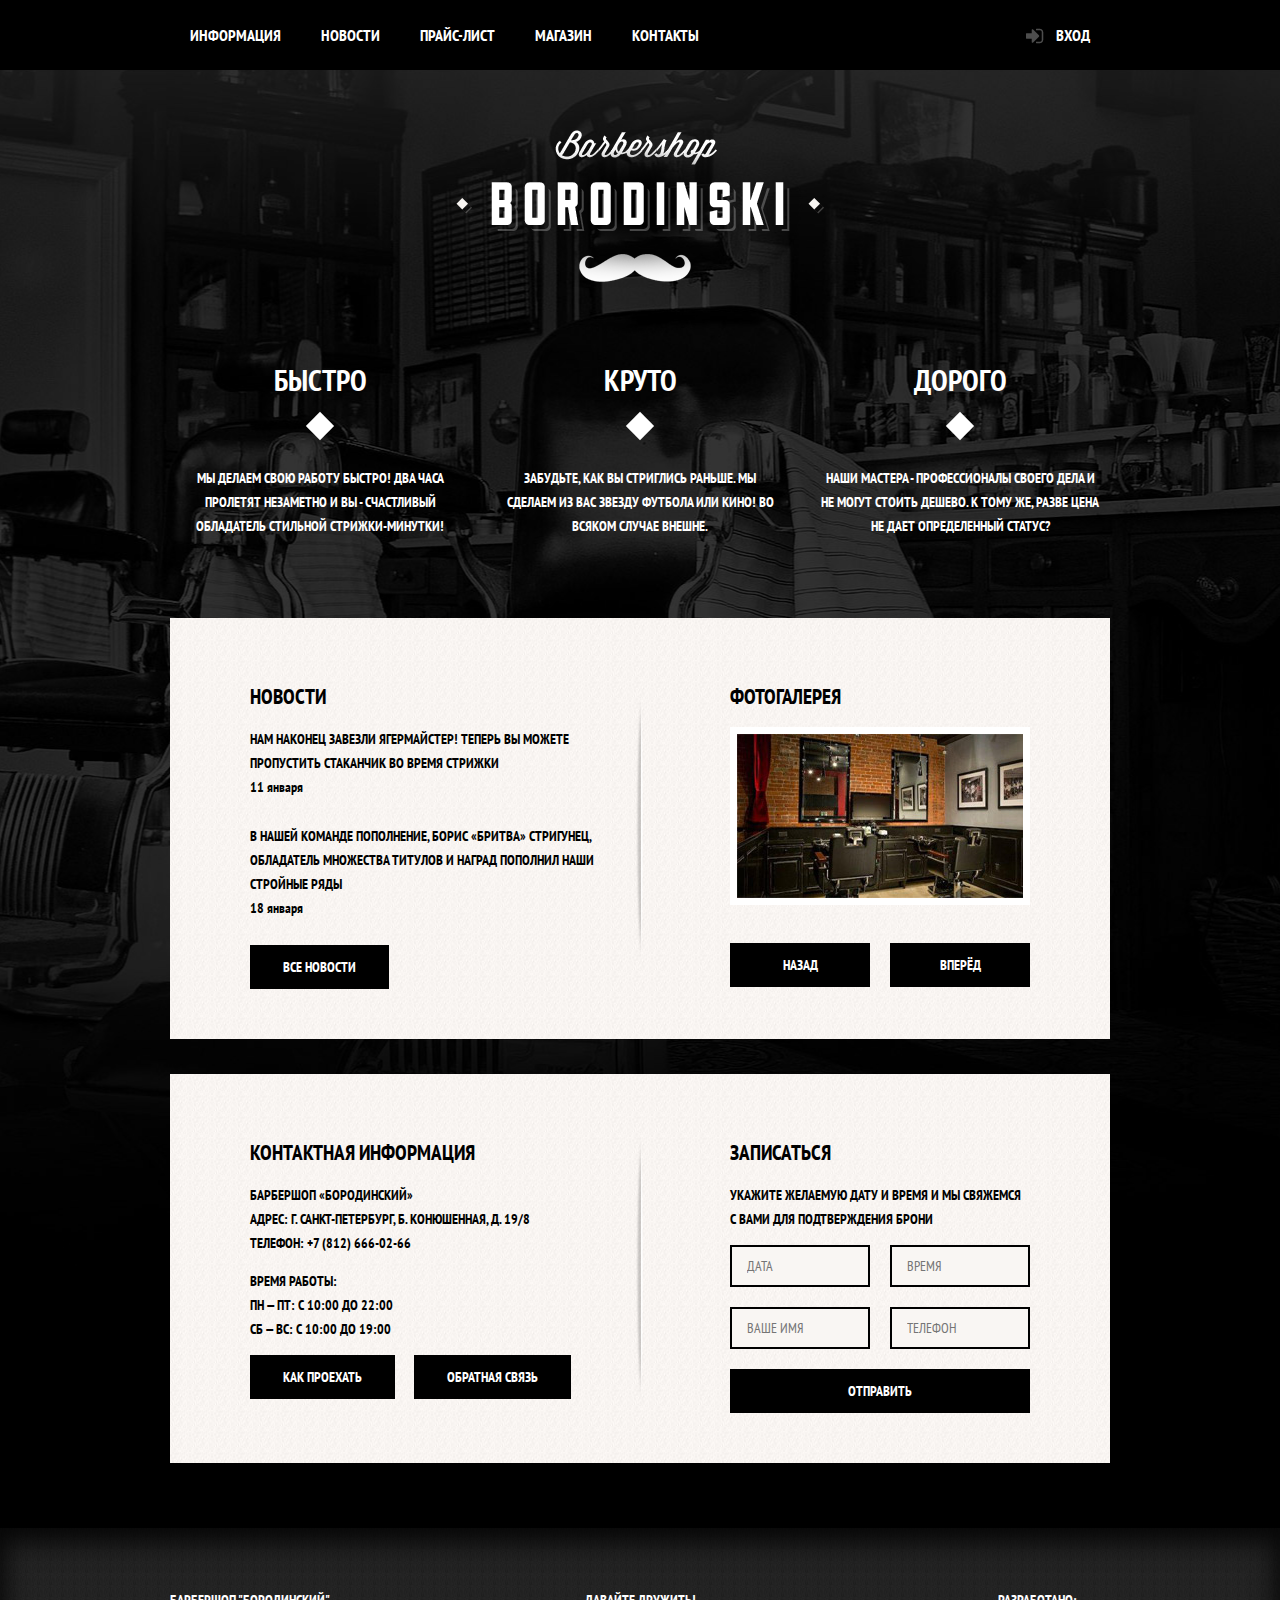
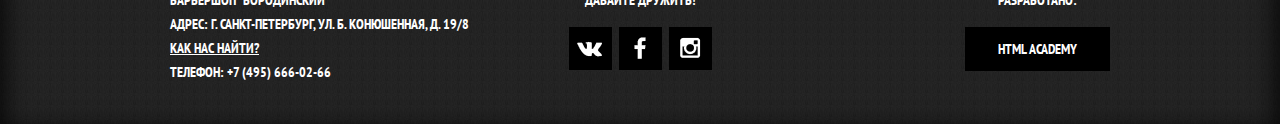
<file: index.html>
<!DOCTYPE html>
<html lang="ru">
  <head>
    <meta charset="utf-8">
    <title>HTML Academy: Барбершоп</title>
    <link rel="stylesheet" href="https://fonts.googleapis.com/css?family=PT+Sans+Narrow:400,700&amp;subset=latin,cyrillic">
    <link href="stylesheets/style.css" rel="stylesheet">
  </head>
  <body class="index-background">
    <header class="main-header">
      <div class="container clearfix">
        <nav class="header-nav">
          <ul>
            <li>
              <a href="#">Информация</a>
            </li>
            <li>
              <a href="#">Новости</a>
            </li>
            <li>
              <a href="price.html">Прайс-лист</a>
            </li>
            <li  class="aclive">
              <a href="catalog.html">Магазин</a>
            </li>
            <li>
              <a href="#">Контакты</a>
            </li>
          </ul>
        </nav>
        <div class="user-block">
          <a class="login" href="#">Вход</a>
        </div>
      </div>
    </header>
    <main class="container">
      <div class="index-logo">
        <img src="images/BORODINSKI_Logo.png" width="368" height="204" alt="Барбершоп Бородинский">
      </div>
      <div class="features clearfix">
        <div class="features-item">
          <b class="features-name">Быстро</b>
          <p>
            мы делаем свою работу быстро! два часа пролетят незаметно и вы - счастливый обладатель стильной стрижки-минутки!
          </p>
        </div>
        <div class="features-item">
          <b class="features-name">Круто</b>
          <p>
            забудьте, как вы стриглись раньше. мы сделаем из вас звезду футбола или кино! во всяком случае внешне.
          </p>
        </div>
        <div class="features-item">
          <b class="features-name">Дорого</b>
          <p>
            наши мастера - профессионалы своего дела и не могут стоить дешево. к тому же, разве цена не дает определенный статус?
          </p>
        </div>
      </div>
      <div class="index-content clearfix">
        <div class="index-content-left">
          <h2 class="index-content-title">Новости</h2>
          <ul class="news-preview">
            <li>
              <p>Нам наконец завезли Ягермайстер! Теперь вы можете пропустить стаканчик во время стрижки</p>
              <time datetime="2016-01-11">11 января</time>
            </li>
            <li>
              <p>В нашей команде пополнение, Борис «Бритва» Стригунец, обладатель множества титулов и наград пополнил наши стройные ряды</p>
              <time datetime="2016-01-18">18 января</time>
            </li>
          </ul>
          <a class="btn news-btn" href="#">Все новости</a>
        </div>
        <div class="index-content-right">
          <h2 class="index-content-title">Фотогалерея</h2>
          <div class="gallery">
            <figure class="gallery-content">
              <img src="images/foto-home.jpg" width="286" height="164" alt="Фотогалерея">
            </figure>
            <button class="btn gallery-prev">Назад</button>
            <button class="btn gallery-next">Вперёд</button>
          </div>
        </div>
      </div>
      <div class="index-content clearfix">
        <div class="index-content-left">
          <h2 class="index-content-title">контактная информация</h2>
          <p>
            Барбершоп «Бородинский»<br>
            Адрес: г. Санкт-Петербург, Б. Конюшенная, д. 19/8<br>
            Телефон: +7 (812) 666-02-66
          </p>
          <p>
            Время работы:<br>
            пн — пт: с 10:00 до 22:00<br>
            сб — вс: с 10:00 до 19:00
          </p>
          <a class="btn contacts-btn js-open-map" href="#">Как проехать</a>
          <a class="btn contacts-btn" href="#">Обратная связь</a>
        </div>
        <div class="index-content-right">
          <h2 class="index-content-title">записаться</h2>
          <p>Укажите желаемую дату и время и мы свяжемся с вами для подтверждения брони</p>
          <form class="appointment-form" action="#" method="post">
            <input type="text" name="date" value="" placeholder="Дата">
            <input type="text" name="time" value="" placeholder="Время">
            <input type="text" name="name" value="" placeholder="Ваше имя">
            <input type="tel" name="phone" value="" placeholder="Телефон">
            <button class="btn" type="submit">Отправить</button>
          </form>
        </div>
      </div>
    </main>
    <footer class="main-footer">
      <div class="container clearfix">
        <section class="footer-contacts">
          <p>
            Барбершоп "Бородинский"<br>
            Адрес: г. Санкт-Петербург, ул. Б. Конюшенная, д. 19/8
            <a href="#">Как нас найти?</a><br>
            Телефон: +7 (495) 666-02-66
          </p>
        </section>
        <section class="footer-social">
          <p>
            Давайте дружить!
          </p>
          <a class="btn social-btn social-btn-vk" href="#">Вконтакте</a>
          <a class="btn social-btn social-btn-fb" href="#">Фэйсбук</a>
          <a class="btn social-btn social-btn-inst" href="#">Инстаграм</a>
        </section>
        <section class="footer-copyright">
          <p>
            Разработано:
          </p>
          <a class="btn copyright-btn" href="#">HTML Academy</a>
        </section>
      </div>
    </footer>
    <div class="modal-content-login">
      <button class="modal-content-close" type="button" title="Закрыть">Закрыть</button>
      <h2 class="modal-content-title">Личный кабинет</h2>
      <p>Введите свой логин и пароль.</p>
      <form class="modal-login-form" action="#" method="post">
        <input class="modal-icon-user" type="text" name="login" placeholder="Логин" required>
        <input class="modal-icon-password" type="password" name="password" placeholder="Пароль" required>
        <label class="modal-login-checkbox">
          <input type="checkbox" name="remember">
          <span class="modal-checkbox-indicator"></span>
          Запомните меня
        </label>
        <a class="restore" href="#">Я забыл пароль!</a>
        <button class="btn modal-btn" type="submit">Войти</button>
      </form>
    </div>
    <div class="modal-content-map">
      <button class="modal-content-close" type="button" title="Закрыть">Закрыть</button>
      <iframe src="https://www.google.com/maps/embed?pb=!1m18!1m12!1m3!1d1998.6037999040354!2d30.322010416394033!3d59.938716271971415!2m3!1f0!2f0!3f0!3m2!1i1024!2i768!4f13.1!3m3!1m2!1s0x4696310fca5ba729%3A0xea9c53d4493c879f!2sBolshaya+Konyushennaya+ul.%2C+19%2C+Sankt-Peterburg%2C+Russia%2C+191186!5e0!3m2!1sen!2s!4v1441888483426" width="766" height="561" frameborder="0" style="border:0" allowfullscreen></iframe>
    </div>
    <!--<div class="modal-overlay"></div>-->
    <script src="javascripts/style.js"></script>
  </body>
</html>
</file>
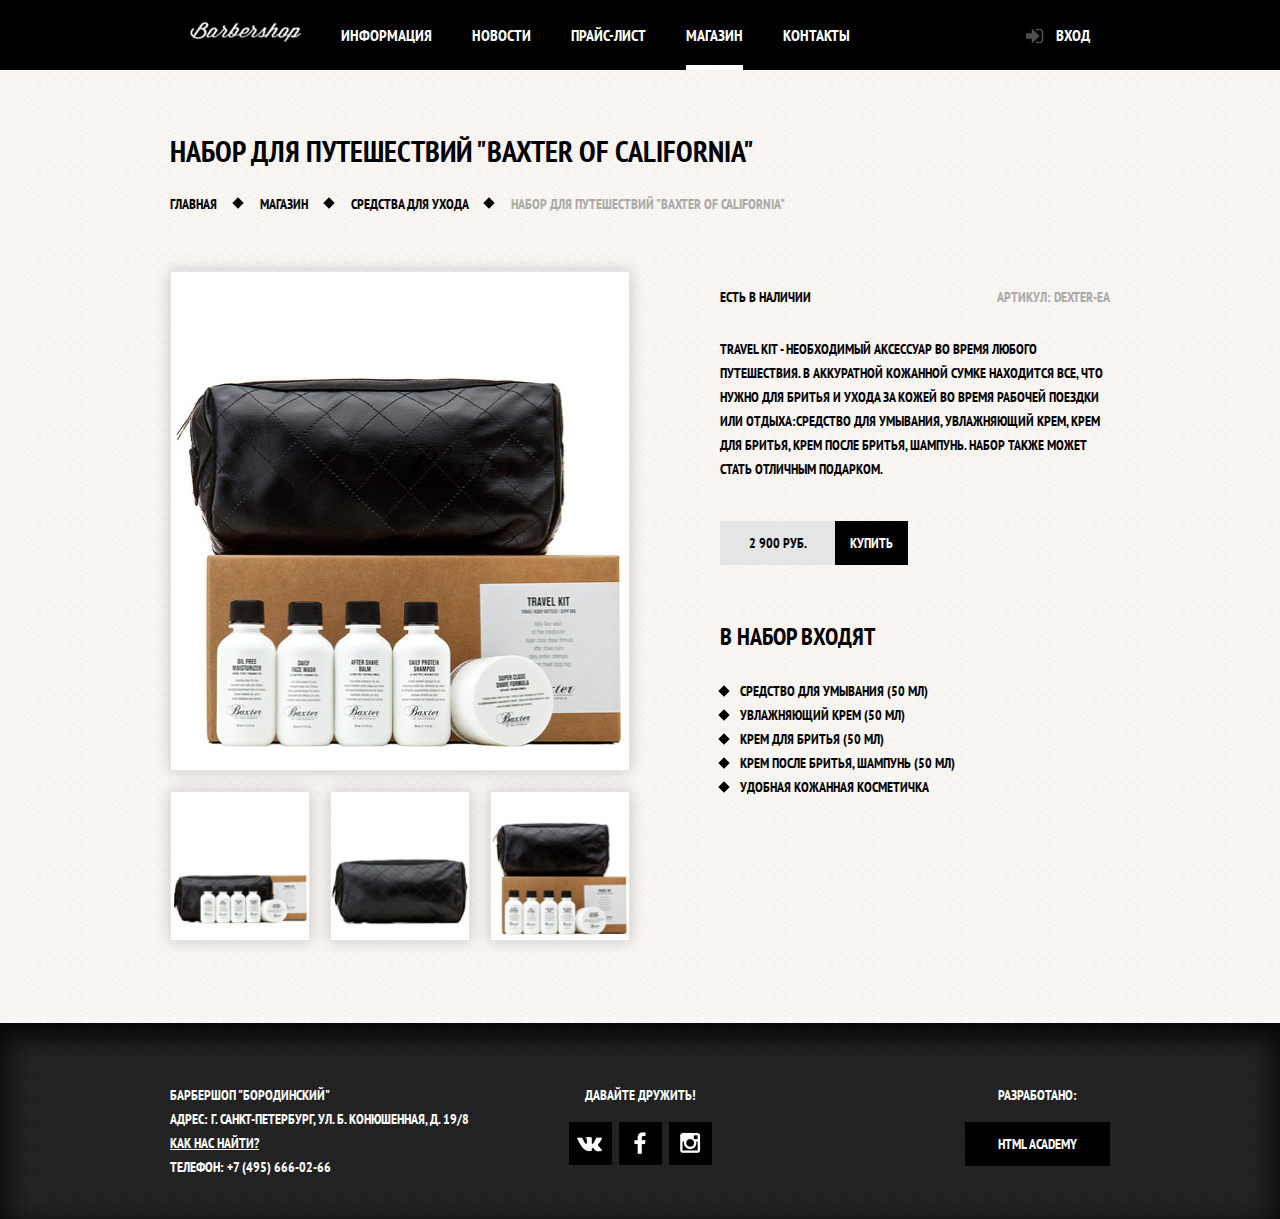
<file: catalog-item.html>
<!DOCTYPE html>
<html lang="ru">
<head>
  <meta charset="UTF-8">
  <title>Барбершоп "Бородинский"</title>
  <link rel="stylesheet" href="https://fonts.googleapis.com/css?family=PT+Sans+Narrow:400,700&amp;subset=latin,cyrillic">
  <link href="stylesheets/style.css" rel="stylesheet">
</head>
<body class="inner">
  <header class="main-header">
    <div class="container clearfix">
      <nav class="header-nav">
        <a class="logo-header" href="index.html">
          <img src="images/BORODINSKI_Logo_mini.png" width="111" height="24" alt="Barbershop">
        </a>
        <ul>
          <li>
            <a href="#">Информация</a>
          </li>
          <li>
            <a href="#">Новости</a>
          </li>
          <li>
            <a href="price.html">Прайс-лист</a>
          </li>
          <li  class="active">
            <a>Магазин</a>
          </li>
          <li>
            <a href="#">Контакты</a>
          </li>
        </ul>
      </nav>
      <div class="user-block">
        <a class="login" href="#">Вход</a>
      </div>
    </div>
  </header>
  <main class="container">
    <div class="inner-page-title">
      <h1 class="page-title">Набор для путешествий "baxter of california"</h1>
      <ul class="breadcrumbs">
        <li>
          <a href="index.html">Главная</a>
        </li>
        <li>
          <a href="catalog.html">Магазин</a>
        </li>
        <li>
          <a href="#">Средства для ухода</a>
        </li>
        <li class="current">
          Набор для путешествий "baxter of california"
        </li>
      </ul>
      </div>
      <div class="inner-content clearfix">
        <div class="catalog-gallery">
          <div class="gallery-image">
            <img src="images/item_big-foto-1.jpg" width="460" height="500" alt="baxter of california">
          </div>
          <div class="gallery-images">
            <img src="images/item_foto-1.jpg" width="140" height="150" alt="baxter of california">
            <img src="images/item_foto-2.jpg" width="140" height="150" alt="baxter of california">
            <img src="images/item_foto-3.jpg" width="140" height="150" alt="baxter of california">
          </div>
        </div>
        <div class="catalog-feature">
          <div class="feature-row clearfix">
            <div class="feature-col feature-col-stock">
              <p>есть в наличии</p>
            </div>
            <div class="feature-col feature-col-art">
              <p class="current">
                артикул: dexter-ea
              </p>
            </div>
          </div>
          <p>
            travel kit - необходимый аксессуар во время любого
            путешествия. в аккуратной кожанной сумке находится все,
            что нужно для бритья и ухода за кожей во время рабочей поездки
            или отдыха:средство для умывания, увлажняющий крем, крем для
            бритья, крем после бритья, шампунь. набор также может
            стать отличным подарком.
          </p>
          <div class="price-group">
            <span>2 900 руб.</span>
            <button class="btn catalog-btn" type="button" name="buy-button">Купить</button>
          </div>
          <div class="feature">
            <h2 class="feature-title">В набор входят</h2>
            <ul class="feature-list">
              <li>средство для умывания (50 мл)</li>
              <li>увлажняющий крем (50 мл)</li>
              <li>крем для бритья (50 мл)</li>
              <li>крем после бритья, шампунь (50 мл)</li>
              <li>удобная кожанная косметичка</li>
            </ul>
          </div>
        </div>
      </div>
  </main>
  <footer class="main-footer">
    <div class="container clearfix">
      <section class="footer-contacts">
        <p>
          Барбершоп "Бородинский"<br>
          Адрес: г. Санкт-Петербург, ул. Б. Конюшенная, д. 19/8
          <a href="#">Как нас найти?</a><br>
          Телефон: +7 (495) 666-02-66
        </p>
      </section>
      <section class="footer-social">
        <p>
          Давайте дружить!
        </p>
        <a class="btn social-btn social-btn-vk" href="#">Вконтакте</a>
        <a class="btn social-btn social-btn-fb" href="#">Фэйсбук</a>
        <a class="btn social-btn social-btn-inst" href="#">Инстаграм</a>
      </section>
      <section class="footer-copyright">
        <p>
          Разработано:
        </p>
        <a class="btn copyright-btn" href="#">HTML Academy</a>
      </section>
    </div>
  </footer>
</body>
</html>
</file>
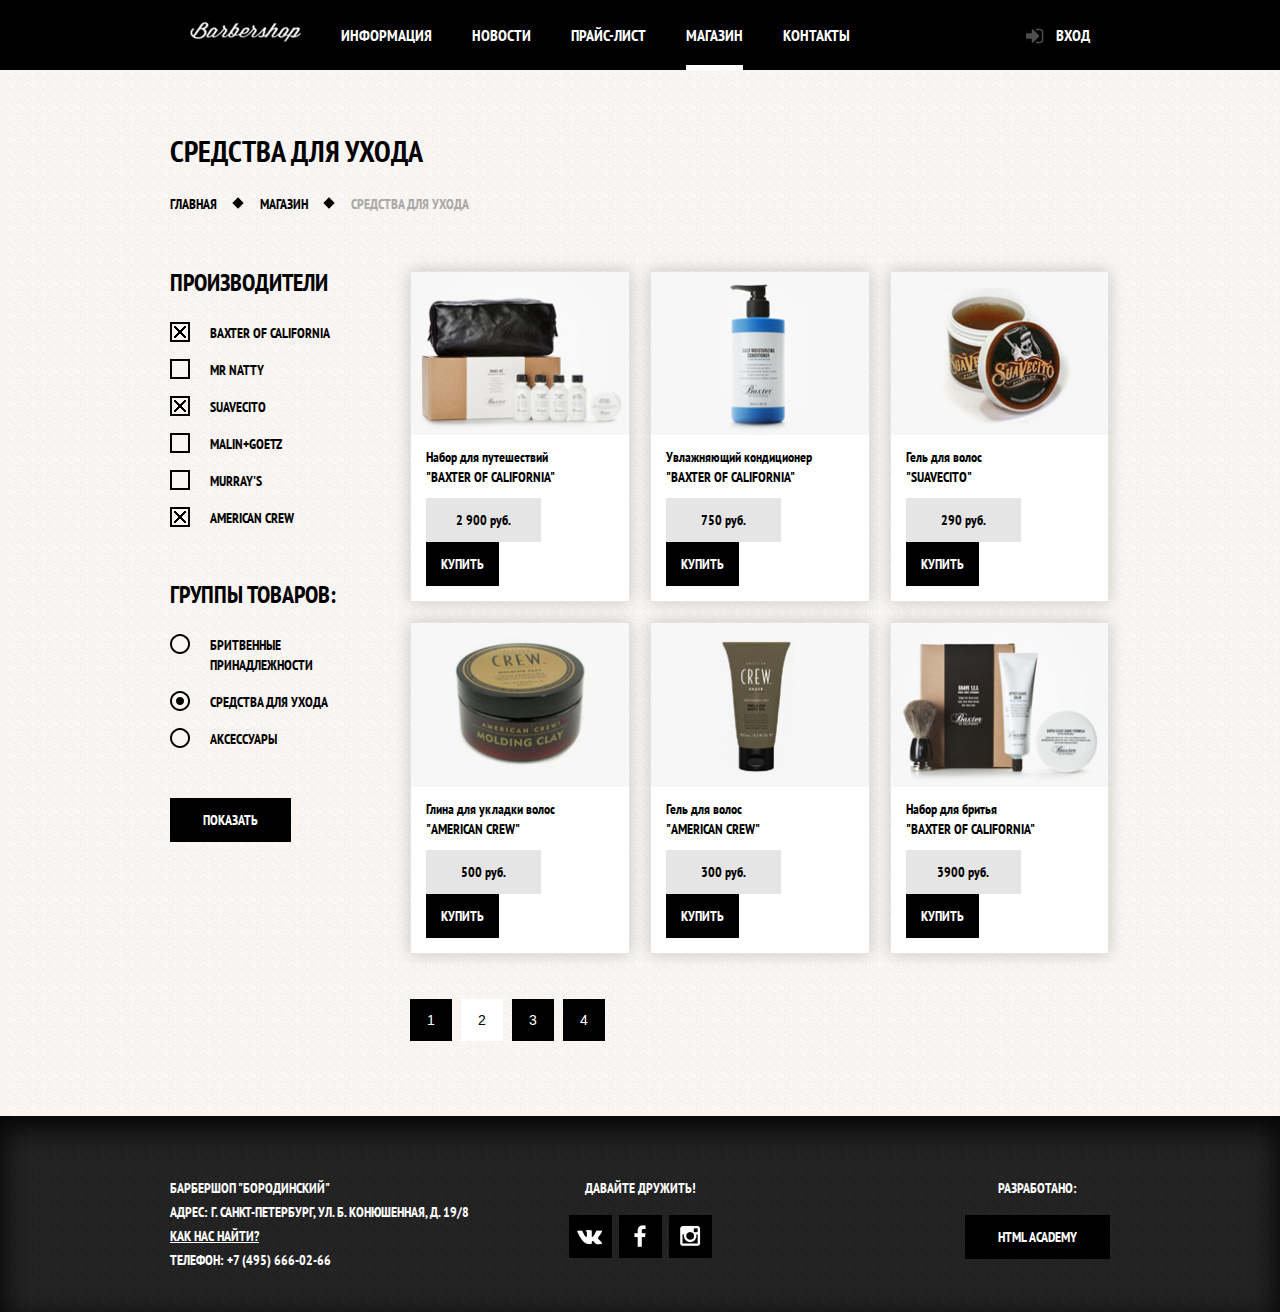
<file: catalog.html>
<!DOCTYPE html>
<html lang="ru">
<head>
  <meta charset="UTF-8">
  <title>Барбершоп "Бородинский"</title>
  <link rel="stylesheet" href="https://fonts.googleapis.com/css?family=PT+Sans+Narrow:400,700&amp;subset=latin,cyrillic">
  <link href="stylesheets/style.css" rel="stylesheet">
</head>
<body class="inner">
  <header class="main-header">
    <div class="container clearfix">
      <nav class="header-nav">
        <a class="logo-header" href="index.html">
          <img src="images/BORODINSKI_Logo_mini.png" width="111" height="24" alt="Barbershop">
        </a>
        <ul>
          <li>
            <a href="#">Информация</a>
          </li>
          <li>
            <a href="#">Новости</a>
          </li>
          <li>
            <a href="price.html">Прайс-лист</a>
          </li>
          <li class="active">
            <a>Магазин</a>
          </li>
          <li>
            <a href="#">Контакты</a>
          </li>
        </ul>
      </nav>
      <div class="user-block">
        <a class="login" href="#">Вход</a>
      </div>
    </div>
  </header>
  <main class="container">
    <div class="inner-page-title">
      <h1 class="page-title">Средства для ухода</h1>
      <ul class="breadcrumbs">
        <li>
          <a href="index.html">Главная</a>
        </li>
        <li>
          <a href="#">Магазин</a>
        </li>
        <li class="current">
          Средства для ухода
        </li>
      </ul>
    </div>
    <div class="inner-content clearfix">
      <div class="filters">
        <form class="filters-form" action="#" method="post">
          <div class="filter-group brands">
            <h2 class="filter-titile">Производители</h2>
            <div class="brands-filter">
              <input type="checkbox" name="brand" id="checkbox-1" checked>
                <label class="brands-filter-checkbox" for="checkbox-1">Baxter of california</label>
              <input type="checkbox" name="brand" id="checkbox-2">
                <label class="brands-filter-checkbox" for="checkbox-2">Mr natty</label>
              <input type="checkbox" name="brand" id="checkbox-3" checked>
                <label class="brands-filter-checkbox" for="checkbox-3">Suavecito</label>
              <input type="checkbox" name="brand" id="checkbox-4">
                <label class="brands-filter-checkbox" for="checkbox-4">Malin+Goetz</label>
              <input type="checkbox" name="brand" id="checkbox-5">
                <label class="brands-filter-checkbox" for="checkbox-5">Murray's</label>
              <input type="checkbox" name="brand" id="checkbox-6" checked>
                <label class="brands-filter-checkbox" for="checkbox-6">American Crew</label>
            </div>
          </div>
          <div class="filter-group products">
            <h2 class="filter-titile">Группы товаров:</h2>
            <div class="product-filter">
              <input type="radio" name="product" id="radio-1">
                <label class="product-filter-radio" for="radio-1">Бритвенные принадлежности</label>
              <input type="radio" name="product" id="radio-2" checked>
                <label class="product-filter-radio" for="radio-2">Средства для ухода</label>
              <input type="radio" name="product" id="radio-3">
                <label class="product-filter-radio" for="radio-3">Аксессуары</label>
            </div>
          </div>
          <button class="btn filter-btn" type="submit" name="show">Показать</button>
        </form>
      </div>
      <div class="catalog-page">
        <div class="catalog-items">
          <div class="catalog-item-wrap">
            <div class="catalog-item">
              <img src="images/catalog_foto_1-1.jpg" width="220" height="165" alt="baxter of california">
              <div class="catalog-item-text">
                <a class="product-title" href="catalog-item.html">
                  Набор для путешествий<br>
                  "BAXTER OF CALIFORNIA"
                </a>
                <div class="price-group">
                  <span>2 900 руб.</span>
                  <button class="btn catalog-btn" type="button" name="buy-button">Купить</button>
                </div>
              </div>
            </div>
          </div>
          <div class="catalog-item-wrap">
            <div class="catalog-item">
              <img src="images/catalog_foto_1-2.jpg" width="220" height="165" alt="baxter of california">
              <div class="catalog-item-text">
                <a class="product-title" href="#">
                  Увлажняющий кондиционер<br>
                  "BAXTER OF CALIFORNIA"
                </a>
                <div class="price-group">
                  <span>750 руб.</span>
                  <button class="btn catalog-btn" type="button" name="buy-button">Купить</button>
                </div>
              </div>
            </div>
          </div>
          <div class="catalog-item-wrap">
            <div class="catalog-item">
              <img src="images/catalog_foto_1-3.jpg" width="220" height="165" alt="suavesito">
              <div class="catalog-item-text">
                <a class="product-title" href="#">
                  Гель для волос<br>
                  "SUAVECITO"
                </a>
                <div class="price-group">
                  <span>290 руб.</span>
                  <button class="btn catalog-btn" type="button" name="buy-button">Купить</button>
                </div>
              </div>
            </div>
          </div>
          <div class="catalog-item-wrap">
            <div class="catalog-item">
              <img src="images/catalog_foto_2-1.jpg" width="220" height="165" alt="american crew">
              <div class="catalog-item-text">
                <a class="product-title" href="#">
                  Глина для укладки волос<br>
                  "AMERICAN CREW"
                </a>
                <div class="price-group">
                  <span>500 руб.</span>
                  <button class="btn catalog-btn" type="button" name="buy-button">Купить</button>
                </div>
              </div>
            </div>
          </div>
          <div class="catalog-item-wrap">
            <div class="catalog-item">
              <img src="images/catalog_foto_2-2.jpg" width="220" height="165" alt="american crew">
              <div class="catalog-item-text">
                <a class="product-title" href="#">
                  Гель для волос<br>
                  "AMERICAN CREW"
                </a>
                <div class="price-group">
                  <span>300 руб.</span>
                  <button class="btn catalog-btn" type="button" name="buy-button">Купить</button>
                </div>
              </div>
            </div>
          </div>
          <div class="catalog-item-wrap">
            <div class="catalog-item">
              <img src="images/catalog_foto_2-3.jpg" width="220" height="165" alt="baxter of california">
              <div class="catalog-item-text">
                <a class="product-title" href="#">
                  Набор для бритья<br>
                  "BAXTER OF CALIFORNIA"
                </a>
                <div class="price-group">
                  <span>3900 руб.</span>
                  <button class="btn catalog-btn" type="button" name="buy-button">Купить</button>
                </div>
              </div>
            </div>
          </div>
        </div>
        <div class="paginator">
          <a href="#">1</a>
          <a class="current" href="#">2</a>
          <a href="#">3</a>
          <a href="#">4</a>
        </div>
      </div>
    </div>
  </main>
  <footer class="main-footer">
    <div class="container clearfix">
      <section class="footer-contacts">
        <p>
          Барбершоп "Бородинский"<br>
          Адрес: г. Санкт-Петербург, ул. Б. Конюшенная, д. 19/8
          <a href="#">Как нас найти?</a><br>
          Телефон: +7 (495) 666-02-66
        </p>
      </section>
      <section class="footer-social">
        <p>
          Давайте дружить!
        </p>
        <a class="btn social-btn social-btn-vk" href="#">Вконтакте</a>
        <a class="btn social-btn social-btn-fb" href="#">Фэйсбук</a>
        <a class="btn social-btn social-btn-inst" href="#">Инстаграм</a>
      </section>
      <section class="footer-copyright">
        <p>
          Разработано:
        </p>
        <a class="btn copyright-btn" href="#">HTML Academy</a>
      </section>
    </div>
  </footer>
</body>
</html>
</file>
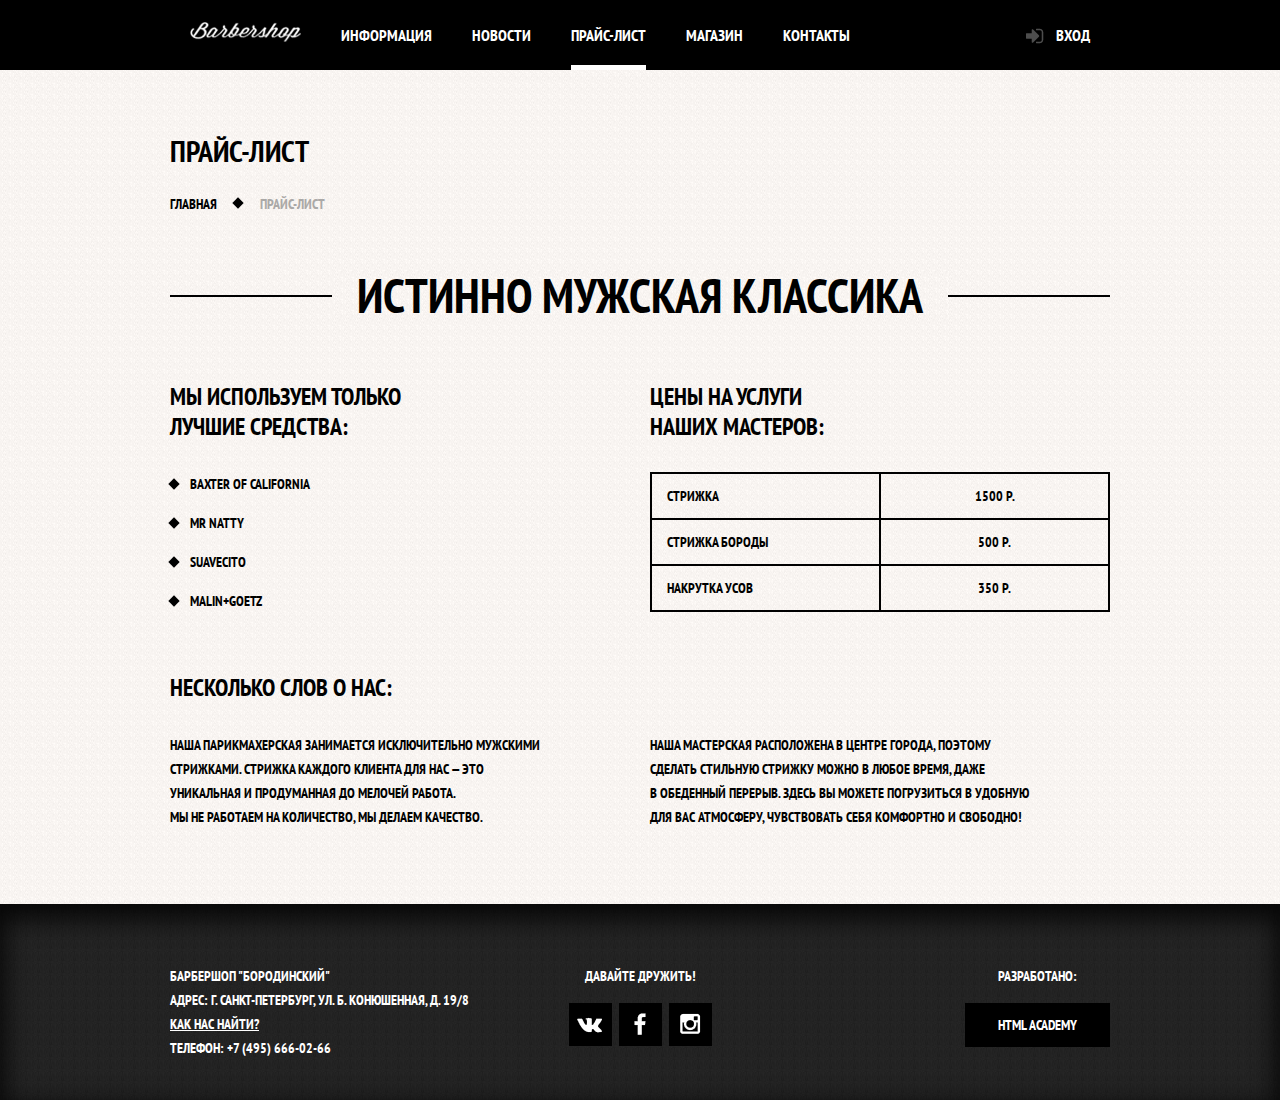
<file: price.html>
<!DOCTYPE html>
<html lang="ru">
<head>
  <meta charset="UTF-8">
  <title>Барбершоп "Бородинский"</title>
  <link rel="stylesheet" href="https://fonts.googleapis.com/css?family=PT+Sans+Narrow:400,700&amp;subset=latin,cyrillic">
  <link href="stylesheets/style.css" rel="stylesheet">
</head>
<body class="inner">
  <header class="main-header">
    <div class="container clearfix">
      <nav class="header-nav">
        <a class="logo-header" href="index.html">
          <img src="images/BORODINSKI_Logo_mini.png" width="111" height="24" alt="Barbershop">
        </a>
        <ul>
          <li>
            <a href="#">Информация</a>
          </li>
          <li>
            <a href="#">Новости</a>
          </li>
          <li class="active">
            <a>Прайс-лист</a>
          </li>
          <li>
            <a href="catalog.html">Магазин</a>
          </li>
          <li>
            <a href="#">Контакты</a>
          </li>
        </ul>
      </nav>
      <div class="user-block">
        <a class="login" href="#">Вход</a>
      </div>
    </div>
  </header>
  <main class="container">
    <div class="inner-page-title">
      <h1 class="page-title">прайс-лист</h1>
      <ul class="breadcrumbs">
        <li>
          <a href="index.html">Главная</a>
        </li>
        <li class="current">
          Прайс-лист
        </li>
      </ul>
    </div>
    <div class="inner-content">
      <div class="big-heading">
        <span>Истинно мужская классика</span>
      </div>
      <div class="inner-columns clearfix">
        <div class="inner-column-left">
          <h2 class="inner-title">мы используем только<br> лучшие средства:</h2>
          <ul class="custom-list-1">
            <li>Baxter of California</li>
            <li>Mr Natty</li>
            <li>Suavecito</li>
            <li>Malin+Goetz</li>
          </ul>
        </div>
        <div class="inner-column-right">
          <h2 class="inner-title">цены на услуги<br> наших мастеров:</h2>
          <table class="prices-table">
            <tr>
              <td>Стрижка</td>
              <td>1500 р.</td>
            </tr>
            <tr>
              <td>Стрижка бороды</td>
              <td>500 р.</td>
            </tr>
            <tr>
              <td>Накрутка усов</td>
              <td>350 р.</td>
            </tr>
          </table>
        </div>
      </div>
      <div class="inner-columns clearfix">
        <div class="inner-column-left">
          <h2 class="inner-title">несколько слов о нас:</h2>
          <p class="page-text">Наша парикмахерская занимается исключительно мужскими стрижками.
            Стрижка каждого клиента для нас — это уникальная и продуманная до мелочей работа.
            Мы не работаем на количество, мы делаем качество.</p>
        </div>
        <div class="inner-column-right">
          <p class="page-text">Наша мастерская расположена в центре города, поэтому сделать
            стильную стрижку можно в любое время, даже в обеденный перерыв.
            Здесь вы можете погрузиться в удобную для вас атмосферу,
            чувствовать себя комфортно и свободно!</p>
        </div>
      </div>
    </div>
  </main>
  <footer class="main-footer">
    <div class="container clearfix">
      <section class="footer-contacts">
        <p>
          Барбершоп "Бородинский"<br>
          Адрес: г. Санкт-Петербург, ул. Б. Конюшенная, д. 19/8
          <a href="#">Как нас найти?</a><br>
          Телефон: +7 (495) 666-02-66
        </p>
      </section>
      <section class="footer-social">
        <p>
          Давайте дружить!
        </p>
        <a class="btn social-btn social-btn-vk" href="#">Вконтакте</a>
        <a class="btn social-btn social-btn-fb" href="#">Фэйсбук</a>
        <a class="btn social-btn social-btn-inst" href="#">Инстаграм</a>
      </section>
      <section class="footer-copyright">
        <p>
          Разработано:
        </p>
        <a class="btn copyright-btn" href="#">HTML Academy</a>
      </section>
    </div>
  </footer>
</body>
</html>
</file>
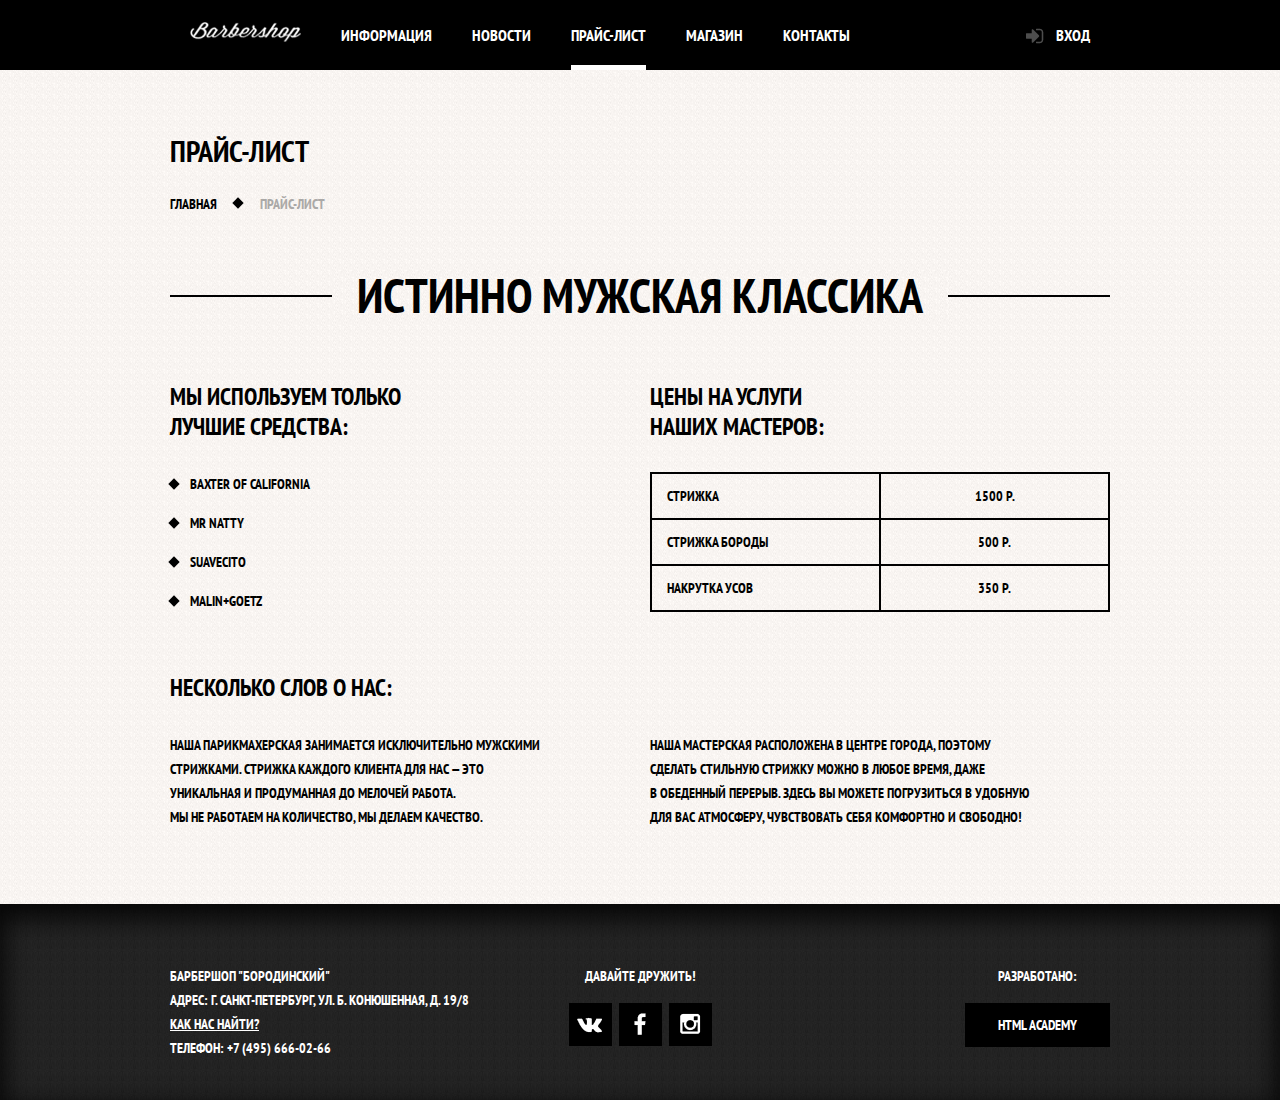
<file: prise.html>
<!DOCTYPE html>
<html lang="ru">
<head>
  <meta charset="UTF-8">
  <title>Барбершоп "Бородинский"</title>
  <link rel="stylesheet" href="https://fonts.googleapis.com/css?family=PT+Sans+Narrow:400,700&amp;subset=latin,cyrillic">
  <link href="css/style.css" rel="stylesheet">
</head>
<body class="inner">
  <header class="main-header">
    <div class="container clearfix">
      <nav class="header-nav">
        <a class="logo-header" href="index.html">
          <img src="img/BORODINSKI_Logo_mini.png" width="111" height="24" alt="Barbershop">
        </a>
        <ul>
          <li>
            <a href="#">Информация</a>
          </li>
          <li>
            <a href="#">Новости</a>
          </li>
          <li class="active">
            <a>Прайс-лист</a>
          </li>
          <li>
            <a href="catalog.html">Магазин</a>
          </li>
          <li>
            <a href="#">Контакты</a>
          </li>
        </ul>
      </nav>
      <div class="user-block">
        <a class="login" href="#">Вход</a> 
      </div>
    </div>
  </header>
  <main class="container">
    <div class="inner-page-title">
      <h1 class="page-title">прайс-лист</h1>
      <ul class="breadcrumbs">
        <li>
          <a href="index.html">Главная</a>
        </li>
        <li class="current">
          Прайс-лист
        </li>
      </ul>
    </div>
    <div class="inner-content">
      <div class="big-heading">
        <span>Истинно мужская классика</span>
      </div>
      <div class="inner-columns clearfix">
        <div class="inner-column-left">
          <h2 class="inner-title">мы используем только<br> лучшие средства:</h2>
          <ul class="custom-list-1">
            <li>Baxter of California</li>
            <li>Mr Natty</li>
            <li>Suavecito</li>
            <li>Malin+Goetz</li>
          </ul>
        </div>
        <div class="inner-column-right">
          <h2 class="inner-title">цены на услуги<br> наших мастеров:</h2>
          <table class="prices-table">
            <tr>
              <td>Стрижка</td>
              <td>1500 р.</td>
            </tr>
            <tr>
              <td>Стрижка бороды</td>
              <td>500 р.</td>
            </tr>
            <tr>
              <td>Накрутка усов</td>
              <td>350 р.</td>
            </tr>
          </table>
        </div>
      </div>
      <div class="inner-columns clearfix">
        <div class="inner-column-left">
          <h2 class="inner-title">несколько слов о нас:</h2>
          <p class="page-text">Наша парикмахерская занимается исключительно мужскими стрижками.
            Стрижка каждого клиента для нас — это уникальная и продуманная до мелочей работа.
            Мы не работаем на количество, мы делаем качество.</p>
        </div>
        <div class="inner-column-right">
          <p class="page-text">Наша мастерская расположена в центре города, поэтому сделать
            стильную стрижку можно в любое время, даже в обеденный перерыв.
            Здесь вы можете погрузиться в удобную для вас атмосферу,
            чувствовать себя комфортно и свободно!</p>
        </div>
      </div>
    </div>
  </main>
  <footer class="main-footer">
    <div class="container clearfix">
      <section class="footer-contacts">
        <p>
          Барбершоп "Бородинский"<br>
          Адрес: г. Санкт-Петербург, ул. Б. Конюшенная, д. 19/8
          <a href="#">Как нас найти?</a><br>
          Телефон: +7 (495) 666-02-66
        </p>
      </section>
      <section class="footer-social">
        <p>
          Давайте дружить!
        </p>
        <a class="btn social-btn social-btn-vk" href="#">Вконтакте</a>
        <a class="btn social-btn social-btn-fb" href="#">Фэйсбук</a>
        <a class="btn social-btn social-btn-inst" href="#">Инстаграм</a>
      </section>
      <section class="footer-copyright">
        <p>
          Разработано:
        </p>
        <a class="btn copyright-btn" href="#">HTML Academy</a>
      </section>
    </div>
  </footer>
</body>
</html>
</file>
<file: stylesheets/style.css>
body {
  margin: 0;
  padding: 0;
  min-width: 960px;
  font-weight: 700;
  font-size: 14px;
  line-height: 24px;
  font-family: "PT Sans Narrow", "Arial", sans-serif;
  text-transform: uppercase;
  color: #ffffff;
}
.container {
  width: 940px;
  margin: 0 auto;
  padding: 0 10px;
}
.clearfix::after {
  content: "";
  display: table;
  clear: both;
}
.index-background {
  background: #000000 url("../images/index_background.jpg") no-repeat center top;
}
.inner {
  color: #000000;
  background: #f8f3f0 url("../images/pattern_inner.jpg") repeat;
}
.main-header {
  margin-bottom: 60px;
  color: #ffffff;
  background-color: #000000;
}
.inner-pege .main-header {
  margin-bottom: 55px;
}
.header-nav {
  width: 780px;
  float: left;
}
.header-nav ul {
  margin: 0;
  padding: 0;
  list-style: none;
  font-size: 0;
}
.header-nav li{
  display: inline-block;
  vertical-align: top;
  font-size: 16px;
  line-height: 20px;
}
.header-nav a {
  color: #ffffff;
  text-decoration: none;
  display: block;
  padding: 25px 20px;
}
.header-nav a:hover {
  background: #242424;
}
.header-nav .logo-header {
  float: left;
  width: 111px;
  height: 20px;
  padding-top: 22px;
}
.header-nav .logo-header img {
  width: 111px;
  height: 20px;
}
.header-nav .logo-header:hover {
  background: none;
}
.header-nav .active {
  position: relative;
  background-color: none;
}
.header-nav .active::after {
  content: "";
  position: absolute;
  right: 20px;
  bottom: 0;
  left: 20px;
  height: 5px;
  background-color: #ffffff;
}
.header-nav .active a:hover {
  background: none;
}
.user-block {
  max-width: 140px;
  float: right;
}
.login {
  position: relative;
  display: inline-block;
  vertical-align: top;
  padding: 25px 20px;
  padding-left: 50px;
  font-size: 16px;
  line-height: 20px;
  color: #ffffff;
  text-decoration: none;
}
.login::before {
  content: "";
  position: absolute;
  top: 28px;
  left: 20px;
  width: 18px;
  height: 18px;
  background: url("../images/icon-sprite.png") no-repeat;
  background-position: -111px -5px;
}
.login:hover::before {
  background-position: -139px -5px;
}
.login:hover {
  background-color: #242424;
}
.index-logo {
  width: 368px;
  height: 204px;
  margin: 0 auto;
  margin-bottom: 25px;
}
.index-logo img {
  width: 368px;
  height: 204px;
}
.features {
  margin-bottom: 80px;
}
.features-item {
  float: left;
  width: 300px;
  margin-right: 20px;
  text-align: center;
}
.features-item:last-child {
  margin-right: 0;
}
.features-name {
  position: relative;
  display: block;
  margin-bottom: 30px;
  padding-bottom: 35px;
  font-size: 30px;
  line-height: 42px;
}
.features-name::after {
  content: "";
  position: absolute;
  bottom: 0;
  left: 50%;
  margin-left: -10px;
  display: block;
  width: 20px;
  height: 20px;
  background-color: #ffffff;
  transform: rotate(45deg);
}
.features-item p {
  margin: 10px;
  margin-bottom: 0;
}
.index-content {
  margin-bottom: 35px;
  padding: 50px 80px;
  color: #000000;
  background: url("../images/icon-vertical.png") no-repeat center,
  #f8f5f2 url("../images/pattern_index.jpg") repeat;
}
.index-content-left {
  float: left;
  width: 380px;
}
.index-content-right {
  float: right;
  width: 300px;
}
.ndex-content-title {
  margin: 0;
  margin-bottom: 25px;
  font-size: 30px;
  line-height: 42px;
}
.ndex-content p {
  margin: 0;
  margin-bottom: 25px;
}
.news-preview {
  margin: 0;
  padding: 0;
  padding-right: 35px;
  list-style: none;
}
.news-preview li {
  margin-bottom: 25px;
}
.news-preview p {
  margin-bottom: 0;
}
.news-preview time {
  text-transform: none;
}
.btn {
  display: inline-block;
  padding: 10px 33px;
  margin-right: 16px;
  font-weight: 700;
  font-size: 14px;
  line-height: 24px;
  font-family: "PT Sans Narrow", "Arial", sans-serif;
  text-transform: uppercase;
  text-decoration: none;
  color: #ffffff;
  vertical-align: top;
  text-align: center;
  background-color: #000000;
  border: none;
  outline: none;
  cursor: pointer;
}
.btn:hover,
.btn:active {
  background-color: #663d15;
}
.btn.disabled,
.btn:disabled {
  cursor: default;
  opacity: 0.5;
}
.btn.disabled:hover,
.btn:disabled:hover {
  background-color: #000000;
}
.gallery {
  position: relative;
  height: 260px;
}
.gallery-content {
  height: 164px;
  margin: 0;
  background-color: #cccccc;
  border: 7px solid #ffffff;
}
.gallery-content img {
  width: 286px;
  height: 164px;
}
.gallery .btn {
  position: absolute;
  bottom: 0;
  width: 140px;
  margin: 0;
}
.gallery-prev {
  left: 0;
}
.gallery-next {
  right: 0;
}
.appointment-form input {
  float: left;
  width: 106px;
  margin-right: 20px;
  margin-bottom: 20px;
  padding: 7px 15px;
  font-size: 14px;
  line-height: 24px;
  font-family: "PT Sans Narrow", "Arial", sans-serif;
  color: #000000;
  text-transform: uppercase;
  background-color: #f9f6f3;
  border: 2px solid #000000;
  outline: none;
}
.appointment-form input:focus {
  border: 2px solid #663d15;
}
.appointment-form input:nth-child(2n) {
  margin-right: 0;
}
.appointment-form .btn {
  clear: both;
  width: 100%;
}
/* стили внутренних страниц, прайс */
.inner-page-title {
  margin-bottom: 55px;
}
.page-title {
  margin: 0;
  margin-bottom: 20px;
  padding: 0;
  font-size: 30px;
  line-height: 42px;
}
.breadcrumbs {
  margin: 0;
  padding: 0;
  list-style: none;
}
.breadcrumbs li {
  position: relative;
  display: inline;
  padding-right: 40px;
}
.breadcrumbs li::after {
  content: "";
  position: absolute;
  top: 4px;
  right: 18px;
  width: 8px;
  height: 8px;
  background-color: #000000;
  transform: rotate(45deg);
}
.breadcrumbs .current::after {
  display: none;
}
.breadcrumbs a {
  color: #000000;
  text-decoration: none;
}
.breadcrumbs a:hover {
  text-decoration: underline;
}
.current {
  color: #aba9a7;
}
.inner-content {
  margin-bottom: 75px;
}
.inner-title {
  margin-top: 60px;
  margin-bottom: 30px;
  font-size: 24px;
  line-height: 30px;
}
.inner-content p {
  margin: 14px 0;
}
.inner-content table {
  border-collapse: collapse;
}
.inner-content td {
  padding: 10px 15px;
  border: 2px solid #000000;
}
.big-heading {
  margin-top: 55px;
  margin-bottom: 55px;
  text-align: center;
}
.big-heading span {
  position: relative;
  z-index: 2;
  display: inline-block;
  margin: 0;
  padding: 0 25px;
  font-size: 48px;
  line-height: 48px;
  text-align: center;
  background: #f8f3f0 url("../images/pattern_inner.jpg") repeat;
}
.big-heading::after {
  content: "";
  position: relative;
  top: -25px;
  z-index: 1;
  display: block;
  border-bottom: 2px solid #000000;
}
.custom-list-1 {
  margin: 14px 0;
  padding: 0;
  list-style: none;
}
.custom-list-1 li {
  position: relative;
  margin-bottom: 15px;
  padding-left: 20px;
}
.custom-list-1 li::before {
  content: "";
  position: absolute;
  top: 8px;
  left: 0;
  width: 8px;
  height: 8px;
  background-color: #000000;
  transform: rotate(45deg);
}
.prices-table {
  width: 100%;
}
.prices-table td {
  width: 50%;
}
.prices-table td:last-child {
  text-align: center;
}
.inner-columns {
  margin: 60px 0;
}
.inner-column-left,
.inner-column-right {
  width: 460px;
}
.inner-column-left {
  float: left;
}
.inner-column-right {
  float: right;
}
.inner-column-left *:first-child,
.inner-column-right *:first-child {
  margin-top: 0;
}
.inner-column-left *:last-child,
.inner-column-right *:last-child {
  margin-bottom: 0;
}
.page-text {
  padding-right: 80px;
}
.inner-column-right .page-text {
  padding-top: 60px;
}
/* стили внутренних страниц, товар */
.catalog-gallery {
  float: left;
  width: 460px;
}
.gallery-image {
  width: 460px;
  height: 500px;
  margin-bottom: 20px;
}
.gallery-image img {
  width: 460px;
  height: 500px;
}
.gallery-images img {
  width: 140;
  height: 150;
  margin-right: 17px;
}
.gallery-images img:last-child {
  margin-right: 0;
}
.gallery-image img,
.gallery-images img {
  box-sizing: border-box;
  border: 1px solid #e5e5e5;
  box-shadow: 0 0 15px 0 rgba(0, 1, 1, 0.2);
}
.catalog-feature {
  float: right;
  width: 390px;
}
.feature-col-stock {
  float: left;
}
.feature-col-art {
  float: right;
}
.catalog-feature .price-group {
  margin-top: 40px;
  margin-bottom: 60px;
}
.feature-title {
  font-size: 24px;
  margin-bottom: 30px;
}
.feature-list {
  margin: 0;
  padding: 0;
  list-style: none;
}
.feature-list li {
  position: relative;
  padding-left: 20px;
}
.feature-list li::before {
  content: "";
  position: absolute;
  top: 8px;
  left: 0;
  width: 8px;
  height: 8px;
  background-color: #000000;
  transform: rotate(45deg);
}
/* стили внутренних страниц, каталог */
.filters {
  float: left;
  width: 170px;
  font-size: 0;
}
.filter-group {
  font-size: 14px;
  font-weight: 700;
  font-family: "PT Sans Narrow", "Arial", sans-serif;
  text-transform: uppercase;
  color: #000000;
  line-height: 24px;
}
.filter-titile {
  margin-top: 0;
  font-size: 24px;
}
.filter-group input[type="checkbox"],
.filter-group input[type="radio"] {
  display: none;
}
.filter-group label {
  font-weight: 700;
  display: block;
  position: relative;
  line-height: 20px;
  cursor: pointer;
  padding: 8px 0 9px 40px;
}
.filter-group label:hover {
  color: #663d15;
}
.filter-group label::before {
  content: "";
  position: absolute;
  top: 7px;
  left: 0;
  width: 20px;
  height: 20px;
  background: url("../images/filter-sprite.png") no-repeat center;
}
.brands-filter label::before {
  background-position: -10px -10px;
}
input[type="checkbox"]:checked + .brands-filter-checkbox::before {
  background-position: -50px -10px;
}
.product-filter label::before {
  background-position: -90px -10px;
}
input[type="radio"]:checked + .product-filter-radio::before {
  background-position: -130px -10px;
}
.filter-group.brands {
  margin-bottom: 46px;
}
.filter-group.products {
  margin-bottom: 40px;
}
.catalog-page {
  float: right;
  width: 700px;
}
.catalog-items {
  box-sizing: border-box;
  font-size: 0;
  margin-left: -10px;
  margin-right: -10px;
}
.catalog-item-wrap {
  box-sizing: border-box;
  display: inline-block;
  vertical-align: top;
  width: 33.3%;
  padding-left: 10px;
  padding-right: 10px;
  margin-bottom: 20px;
}
.catalog-item {
  border: 1px solid #e5e5e5;
  font-size: 14px;
  text-transform: none;
  background-color: #ffffff;
  overflow: hidden;
  box-shadow: 0 0 15px 0 rgba(0, 1, 1, 0.2);
}
.catalog-item:hover {
  box-shadow: 0 0 25px 5px rgba(0, 1, 1, 0.2);
}
.catalog-item img {
  max-width: 100%;
  height: auto;
}
.catalog-item-text {
  padding: 15px;
  padding-top: 5px;
  text-align: left;
  line-height: 20px;
}
.product-title {
  color: #000000;
  text-decoration: none;
}
.price-group {
  width: 100%;
  font-size: 0;
  margin-top: 11px;
}
.price-group span {
  display: inline-block;
  vertical-align: top;
  padding: 10px 0;
  width: 115px;
  font-size: 14px;
  line-height: 24px;
  font-family: "PT Sans Narrow", "Arial", sans-serif;
  color: #000000;
  background-color: #e5e5e5;
  text-align: center;
}
.price-group .btn {
  padding-left: 15px;
  padding-right: 15px;
  margin-right: 0;
}
.paginator {
  width: 320px;
  margin-top: 25px;
  text-align: left;
}
.paginator a {
  display: inline-block;
  height: 42px;
  min-width: 42px;
  text-align: center;
  vertical-align: middle;
  text-decoration: none;
  font-family: "PT Sans", "Tahoma", sans-serif;
  line-height: 42px;
  font-size: 14px;
  font-weight: 400;
  background-color: #000000;
  color: #ffffff;
  margin-right: 6px;
}
.paginator a:hover {
  background-color: #663d15;
}
.paginator .current {
  background-color: #ffffff;
  color: #000000;
}
.main-footer {
  margin-top: 65px;
  padding-top: 60px;
  padding-bottom: 40px;
  color: #ffffff;
  background: #252525 url("../images/pattern_footer.jpg") repeat;
  box-shadow: inset 0 10px 25px 5px rgba(0, 0, 0, 0.8);
}
.footer-contacts {
  float: left;
  width: 320px;
  margin-right: 60px;
}
.footer-contacts p {
  margin: 0;
}
.footer-contacts a {
  color: #ffffff;
}
.footer-contacts a:hover {
  text-decoration: none;
}
.footer-social {
  float: left;
  width: 180px;
  text-align: center;
}
.footer-social p {
  margin: 0;
  margin-bottom: 15px;
}
.social-btn {
  display: inline-block;
  padding: 0;
  width: 43px;
  height: 43px;
  margin: 0 2px;
  font-size: 0;
  vertical-align: top;
  text-decoration: none;
  background: #000000 url("../images/icon-sprite.png") no-repeat center;
}
.social-btn:hover {
  background-color: #ffffff;
}
.social-btn-vk {
  background-position: -159px 9px;
}
.social-btn-fb {
  background-position: 10px 5px;
}
.social-btn-inst {
  background-position: -38px 5px;
}
.social-btn-vk:hover {
  background-position: -193px 9px;
}
.social-btn-fb:hover {
  background-position: -12px 5px;
}
.social-btn-inst:hover {
  background-position: -69px 5px;
}
.footer-copyright {
  float: right;
  max-width: 180px;
}
.footer-copyright p {
  margin: 0;
  margin-bottom: 15px;
  text-align: center;
}
.footer-copyright .btn {
  margin-right: 0;
}
.footer-copyright .btn:hover {
  color: #000000;
  background-color: #ffffff;
}
/*всплывающие формы*/
@keyframes bounce {
  0%   {
    transform: translateY(-2000px);
  }
  70%  {
    transform: translateY(30px);
  }
  90%  {
    transform: translateY(-10px);
  }
  100% {
    transform: translateY(0);
  }
}
@keyframes shake {
  0%, 100% {
    transform: translateX(0);
  }
  10%, 30%, 50%, 70%, 90% {
    transform: translateX(-10px);
  }
  20%, 40%, 60%, 80% {
    transform: translateX(10px);
  }
}
.modal-content-login {
  position: absolute;
  top: 120px;
  left: 50%;
  width: 300px;
  margin-left: -230px;
  padding: 50px 80px;
  color: #000000;
  background: #f8f3f0 url("../images/pattern_inner.jpg") repeat;
  box-shadow: 0 30px 50px rgba(0, 0, 0, 0.7);

  display: none;
}
.modal-content-close {
  position: absolute;
  top: 0;
  right: -34px;
  width: 22px;
  height: 22px;
  font-size: 0;
  background-color: transparent;
  border: 0;
  outline: 0;
  cursor: pointer;
}
.modal-content-close::before,
.modal-content-close::after {
  content: "";
  position: absolute;
  top: 10px;
  left: 2px;
  width: 19px;
  height: 3px;
  background-color: #d0d0d0;
  border-radius: 1px;
}
.modal-content-close::before {
  transform: rotate(45deg);
}
.modal-content-close::after {
  transform: rotate(-45deg);
}
.modal-content-title {
  margin: 0;
  margin-bottom: 20px;
  font-size: 30px;
  line-height: 42px;
}
.modal-content-login p {
  margin: 0;
  margin-bottom: 14px;
}
.modal-content-login .modal-login-form {
  margin-top: 30px;
  margin-bottom: 10px;
}
.modal-login-form input[type="text"],
.modal-login-form input[type="password"] {
  width: 241px;
  margin: 0;
  margin-bottom: 10px;
  padding: 10px 15px;
  padding-right: 40px;
  font-size: 14px;
  line-height: 24px;
  font-family: "PT Sans Narrow", "Arial", sans-serif;
  color: #000000;
  text-transform: uppercase;
  background-color: #f9f6f3;
  border: 2px solid #000000;
  outline: none;
}
.modal-login-form input:focus {
  border-color: #663d15;
}
.modal-login-form input.modal-icon-user {
  background-image: url("../images/modal-icon-user.png");
  background-repeat: no-repeat;
  background-position: 270px 15px;
}
.modal-login-form input.modal-icon-password {
  background-image: url("../images/modal-icon-pass.png");
  background-repeat: no-repeat;
  background-position: 270px 12px;
}
.modal-login-form .restore {
  float: right;
  color: #000000;
}
.modal-btn {
  width: 100%;
  margin-top: 15px;
}
.modal-login-checkbox input[type="checkbox"] {
  display: none;
}
.modal-login-checkbox {
  position: relative;
  padding-left: 30px;
  cursor: pointer;
}
.modal-login-checkbox:hover {
  color: #663d15;
}
.modal-login-checkbox input[type="checkbox"] + .modal-checkbox-indicator {
  position: absolute;
  top: -3px;
  left: 0;
  width: 17px;
  height: 17px;
  border: 2px solid #000000;
}
.modal-login-checkbox input[type="checkbox"]:checked + .modal-checkbox-indicator::before,
.modal-login-checkbox input[type="checkbox"]:checked + .modal-checkbox-indicator::after {
  content: "";
  position: absolute;
  top: 8px;
  left: 1px;
  width: 15px;
  height: 2px;
  background-color: #000000;
}
.modal-login-checkbox input[type="checkbox"]:checked + .modal-checkbox-indicator::before {
  transform: rotate(45deg);
}
.modal-login-checkbox input[type="checkbox"]:checked + .modal-checkbox-indicator::after {
  transform: rotate(-45deg);
}
.modal-content-map {
  position: fixed;
  top: 50%;
  left: 50%;
  z-index: 20;
  margin-top: -280px;
  margin-left: -390px;
  width: 766px;
  height: 561px;
  background: #e9e5dc url("../images/map.jpg");
  border: 7px solid white;
  box-shadow: 0 30px 50px rgba(0, 0, 0, 0.7);

  display: none;
}
.modal-content-show {
  display: block;
  animation: bounce 0.6s;
}
.modal-error {
  animation: shake 0.6s;
}
.modal-overlay {
  position: fixed;
  top: 0;
  left: 0;
  z-index: 10;
  width: 100%;
  height: 100%;
  background: rgba(0, 0, 0, 0.5);
}
</file>
<file: css/style.css>
body {
  margin: 0;
  padding: 0;
  min-width: 960px;
  font-weight: 700;
  font-size: 14px;
  line-height: 24px;
  font-family: "PT Sans Narrow", "Arial", sans-serif;
  text-transform: uppercase;
  color: #ffffff;
}
.container {
  width: 940px;
  margin: 0 auto;
  padding: 0 10px;
}
.clearfix::after {
  content: "";
  display: table;
  clear: both;
}
.index-background {
  background: #000000 url("../img/index_background.jpg") no-repeat center top;
}
.inner {
  color: #000000;
  background: #f8f3f0 url("../img/pattern_inner.jpg") repeat;
}
.main-header {
  margin-bottom: 60px;
  color: #ffffff;
  background-color: #000000;
}
.inner-pege .main-header {
  margin-bottom: 55px;
}
.header-nav {
  width: 780px;
  float: left;
}
.header-nav ul {
  margin: 0;
  padding: 0;
  list-style: none;
  font-size: 0;
}
.header-nav li{
  display: inline-block;
  vertical-align: top;
  font-size: 16px;
  line-height: 20px;
}
.header-nav a {
  color: #ffffff;
  text-decoration: none;
  display: block;
  padding: 25px 20px;
}
.header-nav a:hover {
  background: #242424;
}
.header-nav .logo-header {
  float: left;
  width: 111px;
  height: 20px;
  padding-top: 22px;
}
.header-nav .logo-header img {
  width: 111px;
  height: 20px;
}
.header-nav .logo-header:hover {
  background: none;
}
.header-nav .active {
  position: relative;

  background-color: none;
}
.header-nav .active::after {
  content: "";
  position: absolute;
  right: 20px;
  bottom: 0;
  left: 20px;
  height: 5px;
  background-color: #ffffff;
}
.header-nav .active a:hover {
  background: none;
}
.user-block {
  max-width: 140px;
  float: right;
}
.login {
  position: relative;
  display: inline-block;
  vertical-align: top;
  padding: 25px 20px;
  padding-left: 50px;
  font-size: 16px;
  line-height: 20px;
  color: #ffffff;
  text-decoration: none;
}
.login::before {
  content: "";
  position: absolute;
  top: 28px;
  left: 20px;
  width: 18px;
  height: 18px;
  background: url("../img/icon-sprite.png") no-repeat;
  background-position: -111px -5px;
}
.login:hover::before {
  background-position: -139px -5px;
}
.login:hover {
  background-color: #242424;
}
.index-logo {
  width: 368px;
  height: 204px;
  margin: 0 auto;
  margin-bottom: 25px;
}
.index-logo img {
  width: 368px;
  height: 204px;
}
.features {
  margin-bottom: 80px;
}
.features-item {
  float: left;
  width: 300px;
  margin-right: 20px;
  text-align: center;
}
.features-item:last-child {
  margin-right: 0;
}
.features-name {
  position: relative;
  display: block;
  margin-bottom: 30px;
  padding-bottom: 35px;
  font-size: 30px;
  line-height: 42px;
}
.features-name::after {
  content: "";
  position: absolute;
  bottom: 0;
  left: 50%;
  margin-left: -10px;
  display: block;
  width: 20px;
  height: 20px;
  background-color: #ffffff;
  transform: rotate(45deg);
}
.features-item p {
  margin: 10px;
  margin-bottom: 0;
}
.index-content {
  margin-bottom: 35px;
  padding: 50px 80px;
  color: #000000;
  background: url("../img/icon-vertical.png") no-repeat center,
  #f8f5f2 url("../img/pattern_index.jpg") repeat;
}
.index-content-left {
  float: left;
  width: 380px;
}
.index-content-right {
  float: right;
  width: 300px;
}
.ndex-content-title {
  margin: 0;
  margin-bottom: 25px;
  font-size: 30px;
  line-height: 42px;
}
.ndex-content p {
  margin: 0;
  margin-bottom: 25px;
}
.news-preview {
  margin: 0;
  padding: 0;
  padding-right: 35px;

  list-style: none;
}
.news-preview li {
  margin-bottom: 25px;
}
.news-preview p {
  margin-bottom: 0;
}
.news-preview time {
  text-transform: none;
}
.btn {
  display: inline-block;
  padding: 10px 33px;
  margin-right: 16px;
  font-weight: 700;
  font-size: 14px;
  line-height: 24px;
  font-family: "PT Sans Narrow", "Arial", sans-serif;
  text-transform: uppercase;
  text-decoration: none;
  color: #ffffff;
  vertical-align: top;
  text-align: center;
  background-color: #000000;
  border: none;
  outline: none;
  cursor: pointer;
}
.btn:hover,
.btn:active {
  background-color: #663d15;
}
.btn.disabled,
.btn:disabled {
  cursor: default;
  opacity: 0.5;
}
.btn.disabled:hover,
.btn:disabled:hover {
  background-color: #000000;
}
.gallery {
  position: relative;
  height: 260px;
}
.gallery-content {
  height: 164px;
  margin: 0;
  background-color: #cccccc;
  border: 7px solid #ffffff;
}
.gallery-content img {
  width: 286px;
  height: 164px;
}
.gallery .btn {
  position: absolute;
  bottom: 0;

  width: 140px;
  margin: 0;
}
.gallery-prev {
  left: 0;
}
.gallery-next {
  right: 0;
}
.appointment-form input {
  float: left;
  width: 106px;
  margin-right: 20px;
  margin-bottom: 20px;
  padding: 7px 15px;
  font-size: 14px;
  line-height: 24px;
  font-family: "PT Sans Narrow", "Arial", sans-serif;
  color: #000000;
  text-transform: uppercase;
  background-color: #f9f6f3;
  border: 2px solid #000000;
  outline: none;
}
.appointment-form input:focus {
  border: 2px solid #663d15;
}
.appointment-form input:nth-child(2n) {
  margin-right: 0;
}
.appointment-form .btn {
  clear: both;
  width: 100%;
}

/* стили внутренних страниц, прайс */

.inner-page-title {
  margin-bottom: 55px;
}
.page-title {
  margin: 0;
  margin-bottom: 20px;
  padding: 0;

  font-size: 30px;
  line-height: 42px;
}
.breadcrumbs {
  margin: 0;
  padding: 0;
  list-style: none;
}
.breadcrumbs li {
  position: relative;
  display: inline;
  padding-right: 40px;
}
.breadcrumbs li::after {
  content: "";
  position: absolute;
  top: 4px;
  right: 18px;
  width: 8px;
  height: 8px;

  background-color: #000000;
  transform: rotate(45deg);
}
.breadcrumbs .current::after {
  display: none;
}
.breadcrumbs a {
  color: #000000;
  text-decoration: none;
}
.breadcrumbs a:hover {
  text-decoration: underline;
}
.current {
  color: #aba9a7;
}
.inner-content {
  margin-bottom: 75px;
}
.inner-title {
  margin-top: 60px;
  margin-bottom: 30px;
  font-size: 24px;
  line-height: 30px;
}
.inner-content p {
  margin: 14px 0;
}
.inner-content table {
  border-collapse: collapse;
}
.inner-content td {
  padding: 10px 15px;
  border: 2px solid #000000;
}
.big-heading {
  margin-top: 55px;
  margin-bottom: 55px;
  text-align: center;
}
.big-heading span {
  position: relative;
  z-index: 2;
  display: inline-block;
  margin: 0;
  padding: 0 25px;
  font-size: 48px;
  line-height: 48px;
  text-align: center;
  background: #f8f3f0 url("../img/pattern_inner.jpg") repeat;
}
.big-heading::after {
  content: "";
  position: relative;
  top: -25px;
  z-index: 1;
  display: block;
  border-bottom: 2px solid #000000;
}
.custom-list-1 {
  margin: 14px 0;
  padding: 0;

  list-style: none;
}
.custom-list-1 li {
  position: relative;
  margin-bottom: 15px;
  padding-left: 20px;
}
.custom-list-1 li::before {
  content: "";
  position: absolute;
  top: 8px;
  left: 0;
  width: 8px;
  height: 8px;
  background-color: #000000;
  transform: rotate(45deg);
}
.prices-table {
  width: 100%;
}
.prices-table td {
  width: 50%;
}
.prices-table td:last-child {
  text-align: center;
}
.inner-columns {
  margin: 60px 0;
}
.inner-column-left,
.inner-column-right {
  width: 460px;
}
.inner-column-left {
  float: left;
}
.inner-column-right {
  float: right;
}
.inner-column-left *:first-child,
.inner-column-right *:first-child {
  margin-top: 0;
}
.inner-column-left *:last-child,
.inner-column-right *:last-child {
  margin-bottom: 0;
}
.page-text {
  padding-right: 80px;
}
.inner-column-right .page-text {
  padding-top: 60px;
}

/* стили внутренних страниц, товар */
/* TODO:  */

.catalog-gallery {
  float: left;
  width: 460px;  /*перепроверить по ФШ ширину*/
}
.gallery-image {
  width: 460px;
  height: 500px;
  margin-bottom: 20px;
}
.gallery-image img {
  width: 460px;
  height: 500px;
}
.gallery-images img {
  width: 140;
  height: 150;
  margin-right: 17px;
}
.gallery-images img:last-child {
  margin-right: 0;
}

.gallery-image img,
.gallery-images img {
  box-sizing: border-box;
  border: 1px solid #e5e5e5;
  box-shadow: 0 0 15px 0 rgba(0, 1, 1, 0.2);
}





.catalog-feature {
  float: right;
  width: 300px; /*перепроверить по ФШ ширину*/
}

.feature-col-stock {
  float: left;
}

.feature-col-art {
  float: right;
}



.feature-list {
  margin: 0;
  padding: 0;
  list-style: none;
}
.feature-list li {
  position: relative;
  padding-left: 20px;
}
.feature-list li::before {
  content: "";
  position: absolute;
  top: 8px;
  left: 0;
  width: 8px;
  height: 8px;
  background-color: #000000;
  transform: rotate(45deg);
}

/* стили внутренних страниц, каталог */
/* TODO:  */

.filters {
  float: left;
  width: 170px;
  font-size: 0;
}
.filter-group {
  font-size: 14px;
  font-weight: 700;
  font-family: "PT Sans Narrow", "Arial", sans-serif;
  text-transform: uppercase;
  color: #000000;
  line-height: 24px;
}
.filter-titile {
  margin-top: 0;
  font-size: 24px;
}

.filter-group input[type="checkbox"],
.filter-group input[type="radio"] {
  display: none;
}

.filter-group label {
  display: block;
  position: relative;
  line-height: 20px;
  cursor: pointer;
  padding: 8px 0 9px 40px;
}

.filter-group label::before {
  content: "";
  position: absolute;
  top: 7px;
  left: 0;
  width: 20px;
  height: 20px;
  background: url("../img/filter-sprite.png") no-repeat center;
}

.brands-filter label::before {
  background-position: -10px -10px;
}
input[type="checkbox"]:checked + .brands-filter-checkbox::before {
  background-position: -50px -10px;
}

.product-filter label::before {
  background-position: -90px -10px;
}

input[type="radio"]:checked + .product-filter-radio::before {
  background-position: -130px -10px;
}

.filter-group.brands {
  margin-bottom: 46px;
}
.filter-group.products {
  margin-bottom: 40px;
}

.catalog-page {
  float: right;
  width: 700px;
}
.catalog-items {
  box-sizing: border-box;
  font-size: 0;
  margin-left: -10px;
  margin-right: -10px; /* TODO: перепроверить все отступы */
}
.catalog-item-wrap {
  box-sizing: border-box;
  display: inline-block;
  vertical-align: top;
  width: 33.3%;
  padding-left: 10px;
  padding-right: 10px;
  margin-bottom: 20px;
}
.catalog-item {
  border: 1px solid #e5e5e5;
  font-size: 14px;
  text-transform: none;
  background-color: #ffffff;
  overflow: hidden;
  box-shadow: 0 0 15px 0 rgba(0, 1, 1, 0.2);
}

.catalog-item img {
  max-width: 100%;
  height: auto;
}

.catalog-item-text {
  padding: 15px;
  padding-top: 5px;
  text-align: left;
  line-height: 20px;
}
.product-title {
  color: #000000;
  text-decoration: none;
}
.price-group {
  width: 100%;
  font-size: 0;
  margin-top: 11px;
}
.price-group span {
  display: inline-block;
  vertical-align: top;
  padding: 10px 0;
  width: 115px;
  font-size: 14px;
  line-height: 24px;
  font-family: "PT Sans Narrow", "Arial", sans-serif;
  color: #000000;
  background-color: #e5e5e5;
  text-align: center;
}
.price-group .btn {
  padding-left: 15px;
  padding-right: 15px;
  margin-right: 0;
}

/* TODO: прописать стили для наведения и клика */

.paginator {
  width: 320px;
  margin-top: 25px;
  text-align: left;
}

.paginator a {
  display: inline-block;
  height: 42px;
  min-width: 42px;
  text-align: center;
  vertical-align: middle;
  text-decoration: none;
  font-family: "PT Sans", "Tahoma", sans-serif;
  line-height: 42px;
  font-size: 14px;
  font-weight: 400;
  background-color: #000000;
  color: #ffffff;
  margin-right: 6px;
}

.paginator .current {
  background-color: #ffffff;
  color: #000000;
}

/* TODO: прописать стили для пагинатора */

.main-footer {
  margin-top: 65px;
  padding-top: 60px;
  padding-bottom: 40px;
  color: #ffffff;
  background: #252525 url("../img/pattern_footer.jpg") repeat;
  box-shadow: inset 0 10px 25px 5px rgba(0, 0, 0, 0.8);
}
.footer-contacts {
  float: left;
  width: 320px;
  margin-right: 60px;
}
.footer-contacts p {
  margin: 0;
}
.footer-contacts a {
  color: #ffffff;
}
.footer-contacts a:hover {
  text-decoration: none;
}
.footer-social {
  float: left;
  width: 180px;
  text-align: center;
}
.footer-social p {
  margin: 0;
  margin-bottom: 15px;
}
.social-btn {
  display: inline-block;
  padding: 0;
  width: 43px;
  height: 43px;
  margin: 0 2px;
  font-size: 0;
  vertical-align: top;
  text-decoration: none;
  background: #000000 url("../img/icon-sprite.png") no-repeat center;
}
.social-btn:hover {
  background-color: #ffffff;
}
.social-btn-vk {
  background-position: -159px 9px;
}
.social-btn-fb {
  background-position: 10px 5px;
}
.social-btn-inst {
  background-position: -38px 5px;
}
.social-btn-vk:hover {
  background-position: -193px 9px;
}
.social-btn-fb:hover {
  background-position: -12px 5px;
}
.social-btn-inst:hover {
  background-position: -69px 5px;
}

.footer-copyright {
  float: right;
  max-width: 180px;
}
.footer-copyright p {
  margin: 0;
  margin-bottom: 15px;

  text-align: center;
}
.footer-copyright .btn {
  margin-right: 0;
}
.footer-copyright .btn:hover {
  color: #000000;
  background-color: #ffffff;
}
</file>
